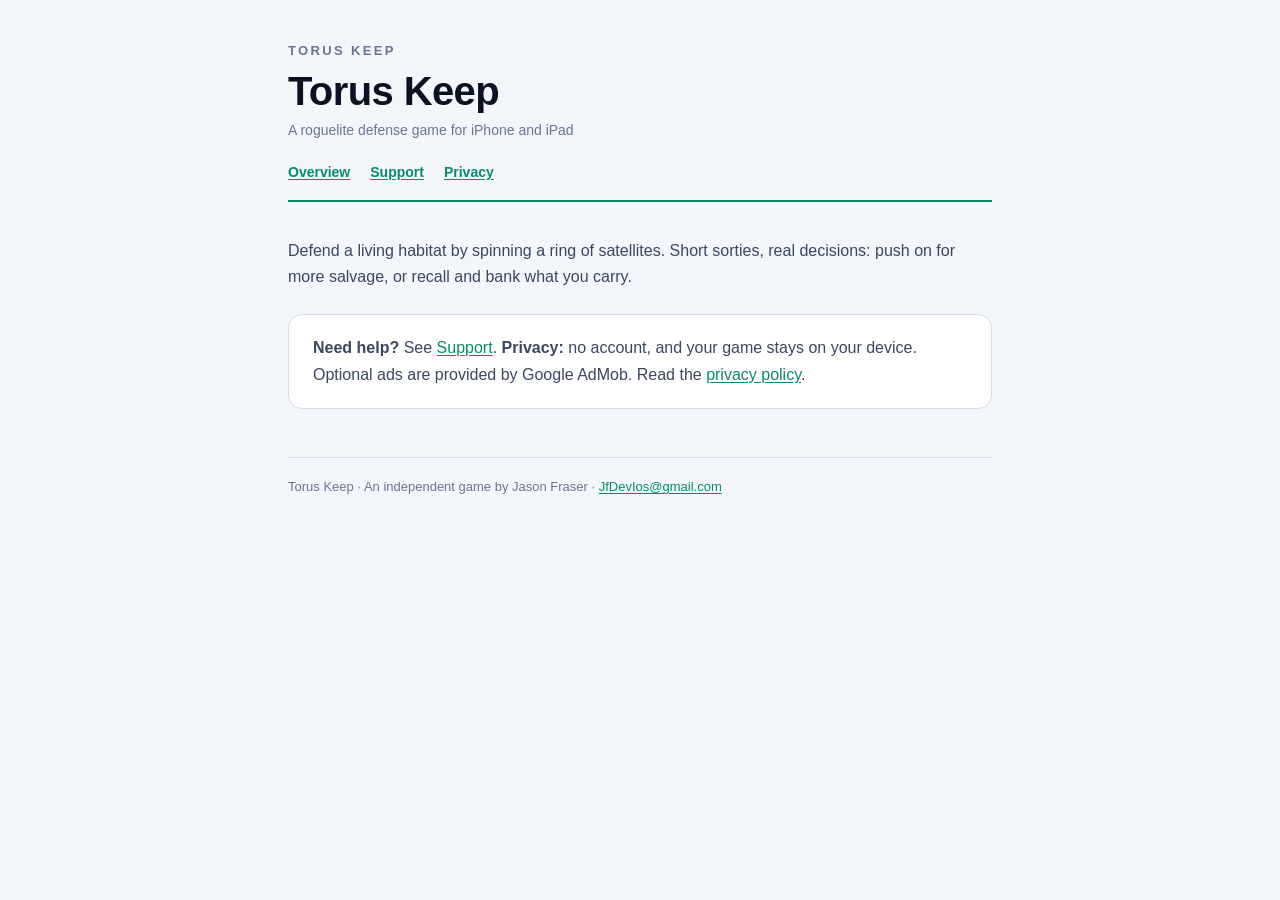
<file: index.html>
<!doctype html>
<html lang="en"><head><meta charset="utf-8">
<meta name="viewport" content="width=device-width,initial-scale=1">
<title>Torus Keep</title>
<meta name="description" content="Torus Keep, a roguelite defense game for iPhone and iPad: privacy policy and support.">
<link rel="stylesheet" href="./style.css"></head>
<body><div class="wrap">
<header>
  <p class="brand">Torus Keep</p>
  <h1>Torus Keep</h1>
  <p class="meta">A roguelite defense game for iPhone and iPad</p>
  <nav><a href="./">Overview</a><a href="./support.html">Support</a><a href="./privacy.html">Privacy</a></nav>
</header>
<p>Defend a living habitat by spinning a ring of satellites. Short sorties, real decisions: push on for more salvage, or recall and bank what you carry.</p>
<div class="card">
  <p><strong>Need help?</strong> See <a href="./support.html">Support</a>. <strong>Privacy:</strong> no account, and your game stays on your device. Optional ads are provided by Google AdMob. Read the <a href="./privacy.html">privacy policy</a>.</p>
</div>
<footer>Torus Keep · An independent game by Jason Fraser · <a href="mailto:JfDevIos@gmail.com">JfDevIos@gmail.com</a></footer>
</div></body></html>
</file>
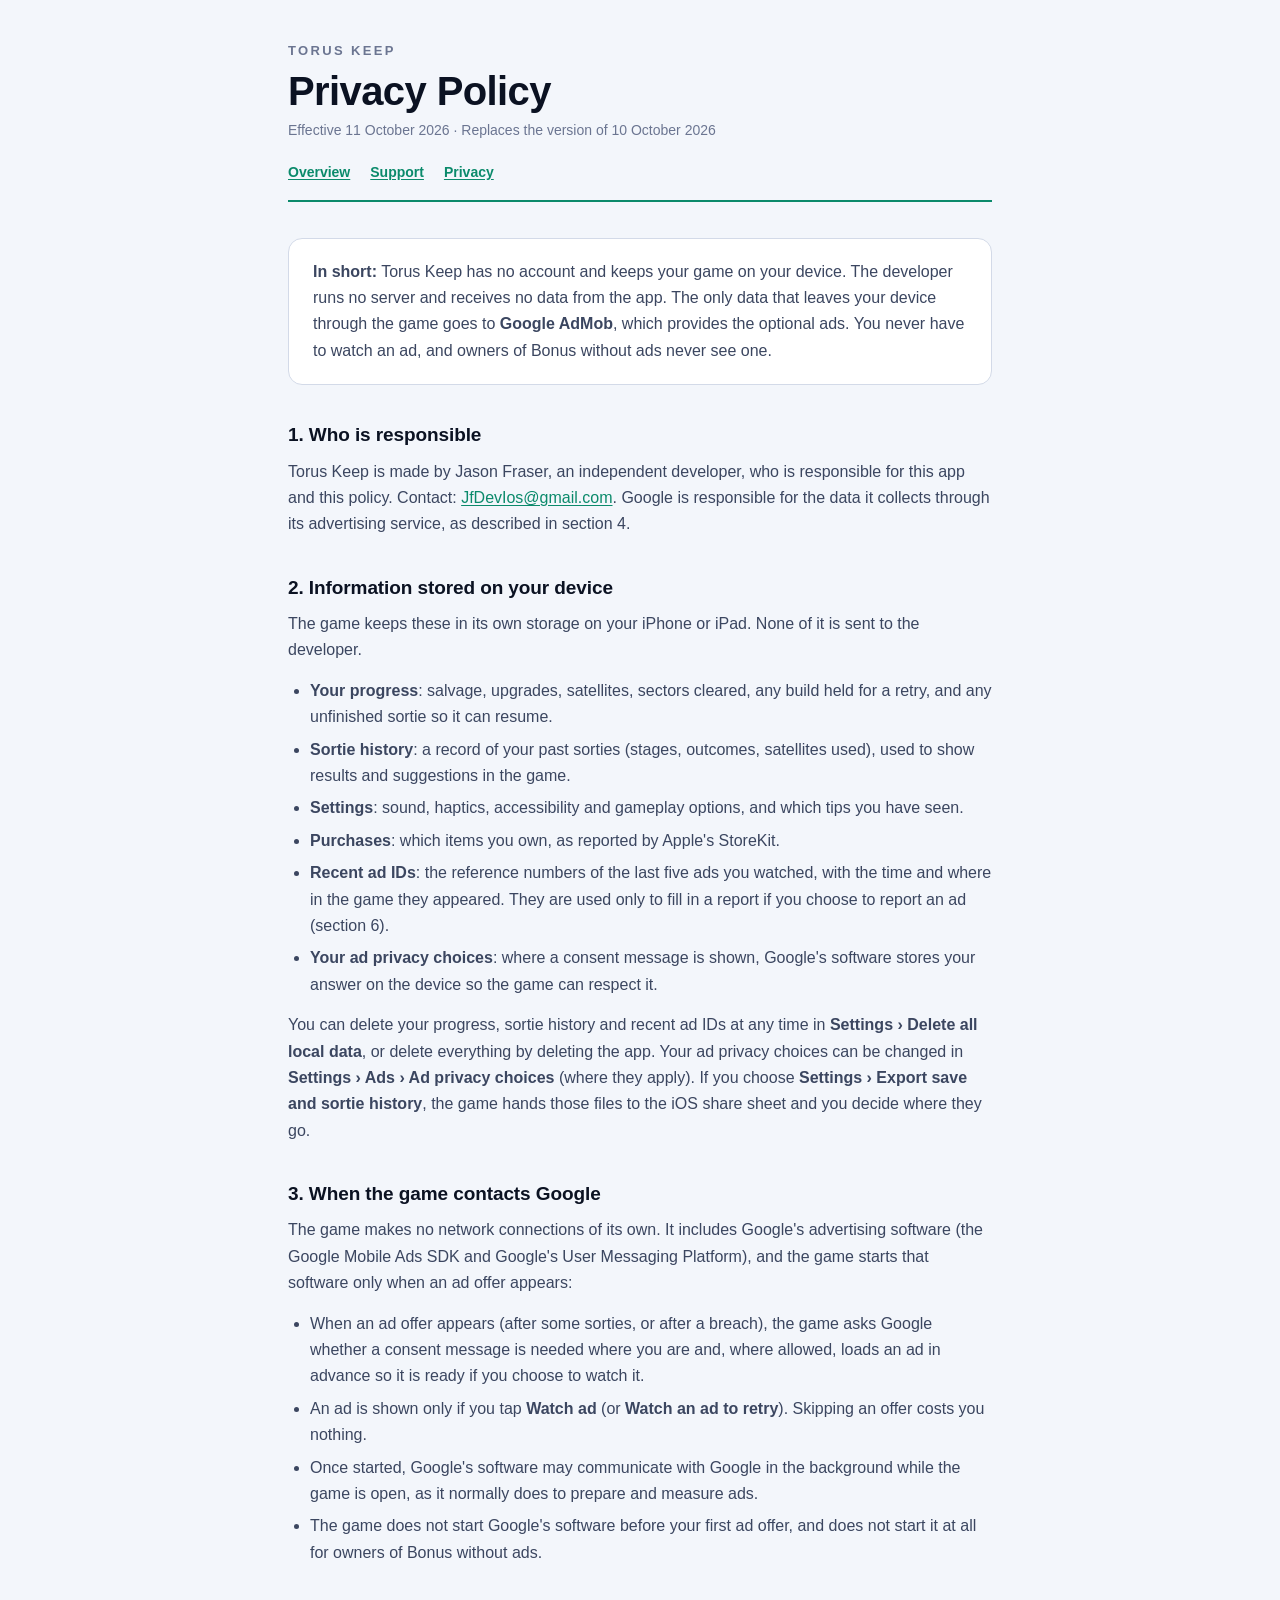
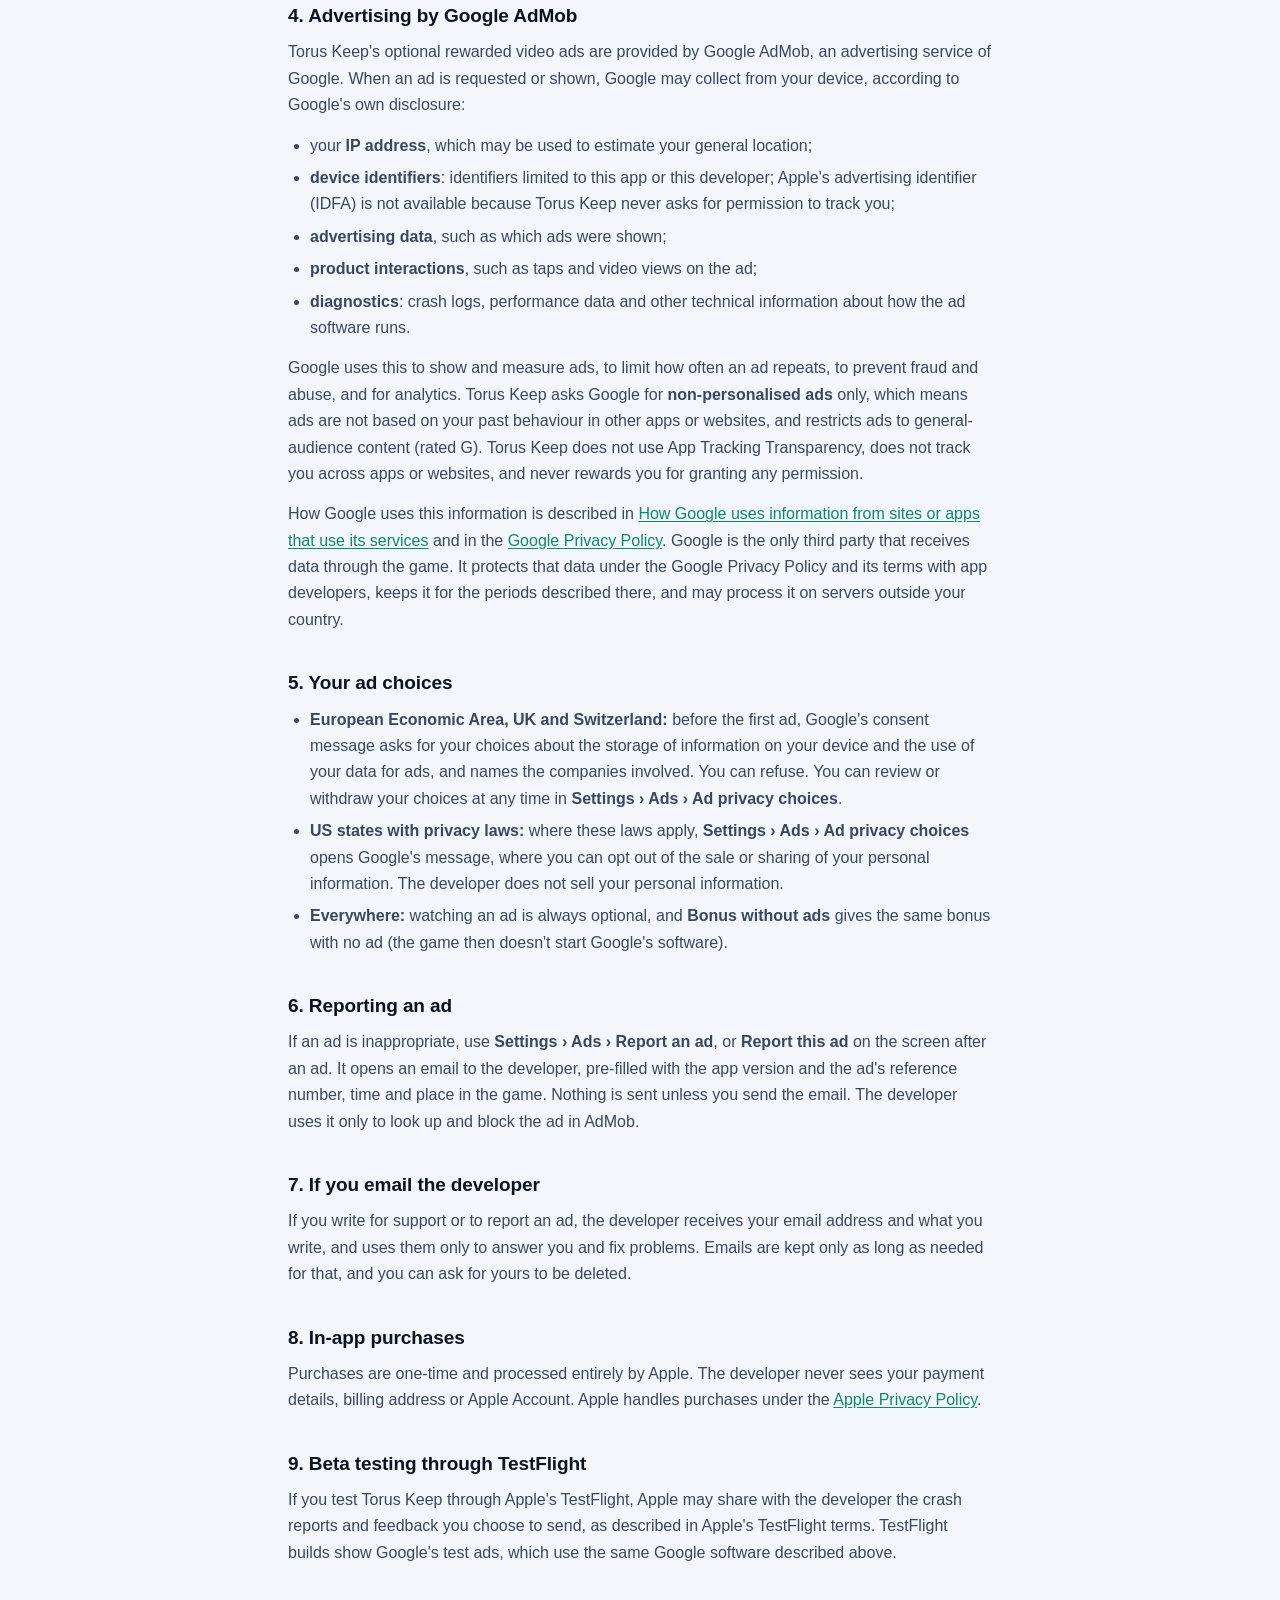
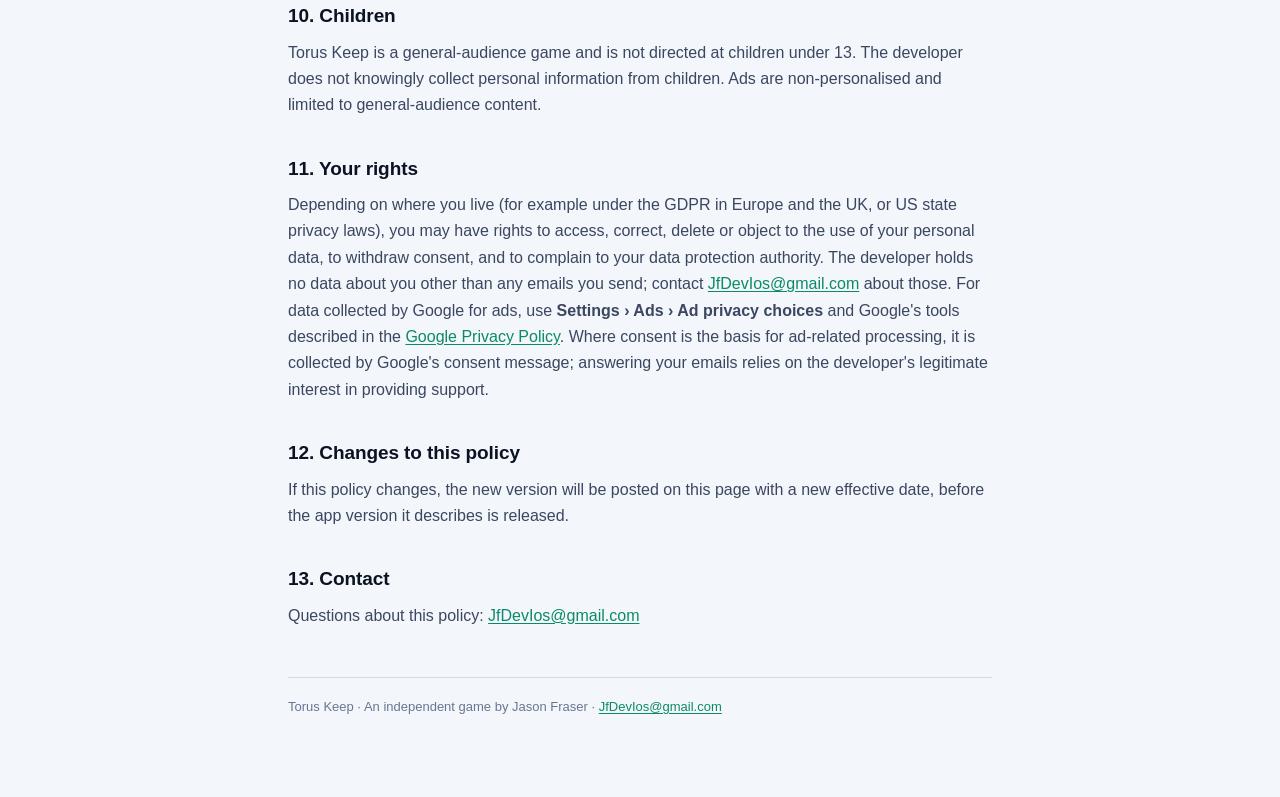
<file: privacy.html>
<!doctype html>
<html lang="en"><head><meta charset="utf-8">
<meta name="viewport" content="width=device-width,initial-scale=1">
<title>Privacy Policy — Torus Keep</title>
<meta name="description" content="Privacy policy for Torus Keep: no account, your game stays on your device, and optional ads are provided by Google AdMob.">
<link rel="stylesheet" href="./style.css"></head>
<body><div class="wrap">
<header>
  <p class="brand">Torus Keep</p>
  <h1>Privacy Policy</h1>
  <p class="meta">Effective 11 October 2026 · Replaces the version of 10 October 2026</p>
  <nav><a href="./">Overview</a><a href="./support.html">Support</a><a href="./privacy.html">Privacy</a></nav>
</header>

<div class="card">
  <p><strong>In short:</strong> Torus Keep has no account and keeps your game on your device. The developer runs no server and receives no data from the app. The only data that leaves your device through the game goes to <strong>Google AdMob</strong>, which provides the optional ads. You never have to watch an ad, and owners of Bonus without ads never see one.</p>
</div>

<h2>1. Who is responsible</h2>
<p>Torus Keep is made by Jason Fraser, an independent developer, who is responsible for this app and this policy. Contact: <a href="mailto:JfDevIos@gmail.com">JfDevIos@gmail.com</a>. Google is responsible for the data it collects through its advertising service, as described in section 4.</p>

<h2>2. Information stored on your device</h2>
<p>The game keeps these in its own storage on your iPhone or iPad. None of it is sent to the developer.</p>
<ul>
  <li><strong>Your progress</strong>: salvage, upgrades, satellites, sectors cleared, any build held for a retry, and any unfinished sortie so it can resume.</li>
  <li><strong>Sortie history</strong>: a record of your past sorties (stages, outcomes, satellites used), used to show results and suggestions in the game.</li>
  <li><strong>Settings</strong>: sound, haptics, accessibility and gameplay options, and which tips you have seen.</li>
  <li><strong>Purchases</strong>: which items you own, as reported by Apple's StoreKit.</li>
  <li><strong>Recent ad IDs</strong>: the reference numbers of the last five ads you watched, with the time and where in the game they appeared. They are used only to fill in a report if you choose to report an ad (section 6).</li>
  <li><strong>Your ad privacy choices</strong>: where a consent message is shown, Google's software stores your answer on the device so the game can respect it.</li>
</ul>
<p>You can delete your progress, sortie history and recent ad IDs at any time in <strong>Settings › Delete all local data</strong>, or delete everything by deleting the app. Your ad privacy choices can be changed in <strong>Settings › Ads › Ad privacy choices</strong> (where they apply). If you choose <strong>Settings › Export save and sortie history</strong>, the game hands those files to the iOS share sheet and you decide where they go.</p>

<h2>3. When the game contacts Google</h2>
<p>The game makes no network connections of its own. It includes Google's advertising software (the Google Mobile Ads SDK and Google's User Messaging Platform), and the game starts that software only when an ad offer appears:</p>
<ul>
  <li>When an ad offer appears (after some sorties, or after a breach), the game asks Google whether a consent message is needed where you are and, where allowed, loads an ad in advance so it is ready if you choose to watch it.</li>
  <li>An ad is shown only if you tap <strong>Watch ad</strong> (or <strong>Watch an ad to retry</strong>). Skipping an offer costs you nothing.</li>
  <li>Once started, Google's software may communicate with Google in the background while the game is open, as it normally does to prepare and measure ads.</li>
  <li>The game does not start Google's software before your first ad offer, and does not start it at all for owners of Bonus without ads.</li>
</ul>

<h2>4. Advertising by Google AdMob</h2>
<p>Torus Keep's optional rewarded video ads are provided by Google AdMob, an advertising service of Google. When an ad is requested or shown, Google may collect from your device, according to Google's own disclosure:</p>
<ul>
  <li>your <strong>IP address</strong>, which may be used to estimate your general location;</li>
  <li><strong>device identifiers</strong>: identifiers limited to this app or this developer; Apple's advertising identifier (IDFA) is not available because Torus Keep never asks for permission to track you;</li>
  <li><strong>advertising data</strong>, such as which ads were shown;</li>
  <li><strong>product interactions</strong>, such as taps and video views on the ad;</li>
  <li><strong>diagnostics</strong>: crash logs, performance data and other technical information about how the ad software runs.</li>
</ul>
<p>Google uses this to show and measure ads, to limit how often an ad repeats, to prevent fraud and abuse, and for analytics. Torus Keep asks Google for <strong>non-personalised ads</strong> only, which means ads are not based on your past behaviour in other apps or websites, and restricts ads to general-audience content (rated G). Torus Keep does not use App Tracking Transparency, does not track you across apps or websites, and never rewards you for granting any permission.</p>
<p>How Google uses this information is described in <a href="https://policies.google.com/technologies/partner-sites">How Google uses information from sites or apps that use its services</a> and in the <a href="https://policies.google.com/privacy">Google Privacy Policy</a>. Google is the only third party that receives data through the game. It protects that data under the Google Privacy Policy and its terms with app developers, keeps it for the periods described there, and may process it on servers outside your country.</p>

<h2>5. Your ad choices</h2>
<ul>
  <li><strong>European Economic Area, UK and Switzerland:</strong> before the first ad, Google's consent message asks for your choices about the storage of information on your device and the use of your data for ads, and names the companies involved. You can refuse. You can review or withdraw your choices at any time in <strong>Settings › Ads › Ad privacy choices</strong>.</li>
  <li><strong>US states with privacy laws:</strong> where these laws apply, <strong>Settings › Ads › Ad privacy choices</strong> opens Google's message, where you can opt out of the sale or sharing of your personal information. The developer does not sell your personal information.</li>
  <li><strong>Everywhere:</strong> watching an ad is always optional, and <strong>Bonus without ads</strong> gives the same bonus with no ad (the game then doesn't start Google's software).</li>
</ul>

<h2>6. Reporting an ad</h2>
<p>If an ad is inappropriate, use <strong>Settings › Ads › Report an ad</strong>, or <strong>Report this ad</strong> on the screen after an ad. It opens an email to the developer, pre-filled with the app version and the ad's reference number, time and place in the game. Nothing is sent unless you send the email. The developer uses it only to look up and block the ad in AdMob.</p>

<h2>7. If you email the developer</h2>
<p>If you write for support or to report an ad, the developer receives your email address and what you write, and uses them only to answer you and fix problems. Emails are kept only as long as needed for that, and you can ask for yours to be deleted.</p>

<h2>8. In-app purchases</h2>
<p>Purchases are one-time and processed entirely by Apple. The developer never sees your payment details, billing address or Apple Account. Apple handles purchases under the <a href="https://www.apple.com/legal/privacy/">Apple Privacy Policy</a>.</p>

<h2>9. Beta testing through TestFlight</h2>
<p>If you test Torus Keep through Apple's TestFlight, Apple may share with the developer the crash reports and feedback you choose to send, as described in Apple's TestFlight terms. TestFlight builds show Google's test ads, which use the same Google software described above.</p>

<h2>10. Children</h2>
<p>Torus Keep is a general-audience game and is not directed at children under 13. The developer does not knowingly collect personal information from children. Ads are non-personalised and limited to general-audience content.</p>

<h2>11. Your rights</h2>
<p>Depending on where you live (for example under the GDPR in Europe and the UK, or US state privacy laws), you may have rights to access, correct, delete or object to the use of your personal data, to withdraw consent, and to complain to your data protection authority. The developer holds no data about you other than any emails you send; contact <a href="mailto:JfDevIos@gmail.com">JfDevIos@gmail.com</a> about those. For data collected by Google for ads, use <strong>Settings › Ads › Ad privacy choices</strong> and Google's tools described in the <a href="https://policies.google.com/privacy">Google Privacy Policy</a>. Where consent is the basis for ad-related processing, it is collected by Google's consent message; answering your emails relies on the developer's legitimate interest in providing support.</p>

<h2>12. Changes to this policy</h2>
<p>If this policy changes, the new version will be posted on this page with a new effective date, before the app version it describes is released.</p>

<h2>13. Contact</h2>
<p>Questions about this policy: <a href="mailto:JfDevIos@gmail.com">JfDevIos@gmail.com</a></p>
<footer>Torus Keep · An independent game by Jason Fraser · <a href="mailto:JfDevIos@gmail.com">JfDevIos@gmail.com</a></footer>
</div></body></html>
</file>
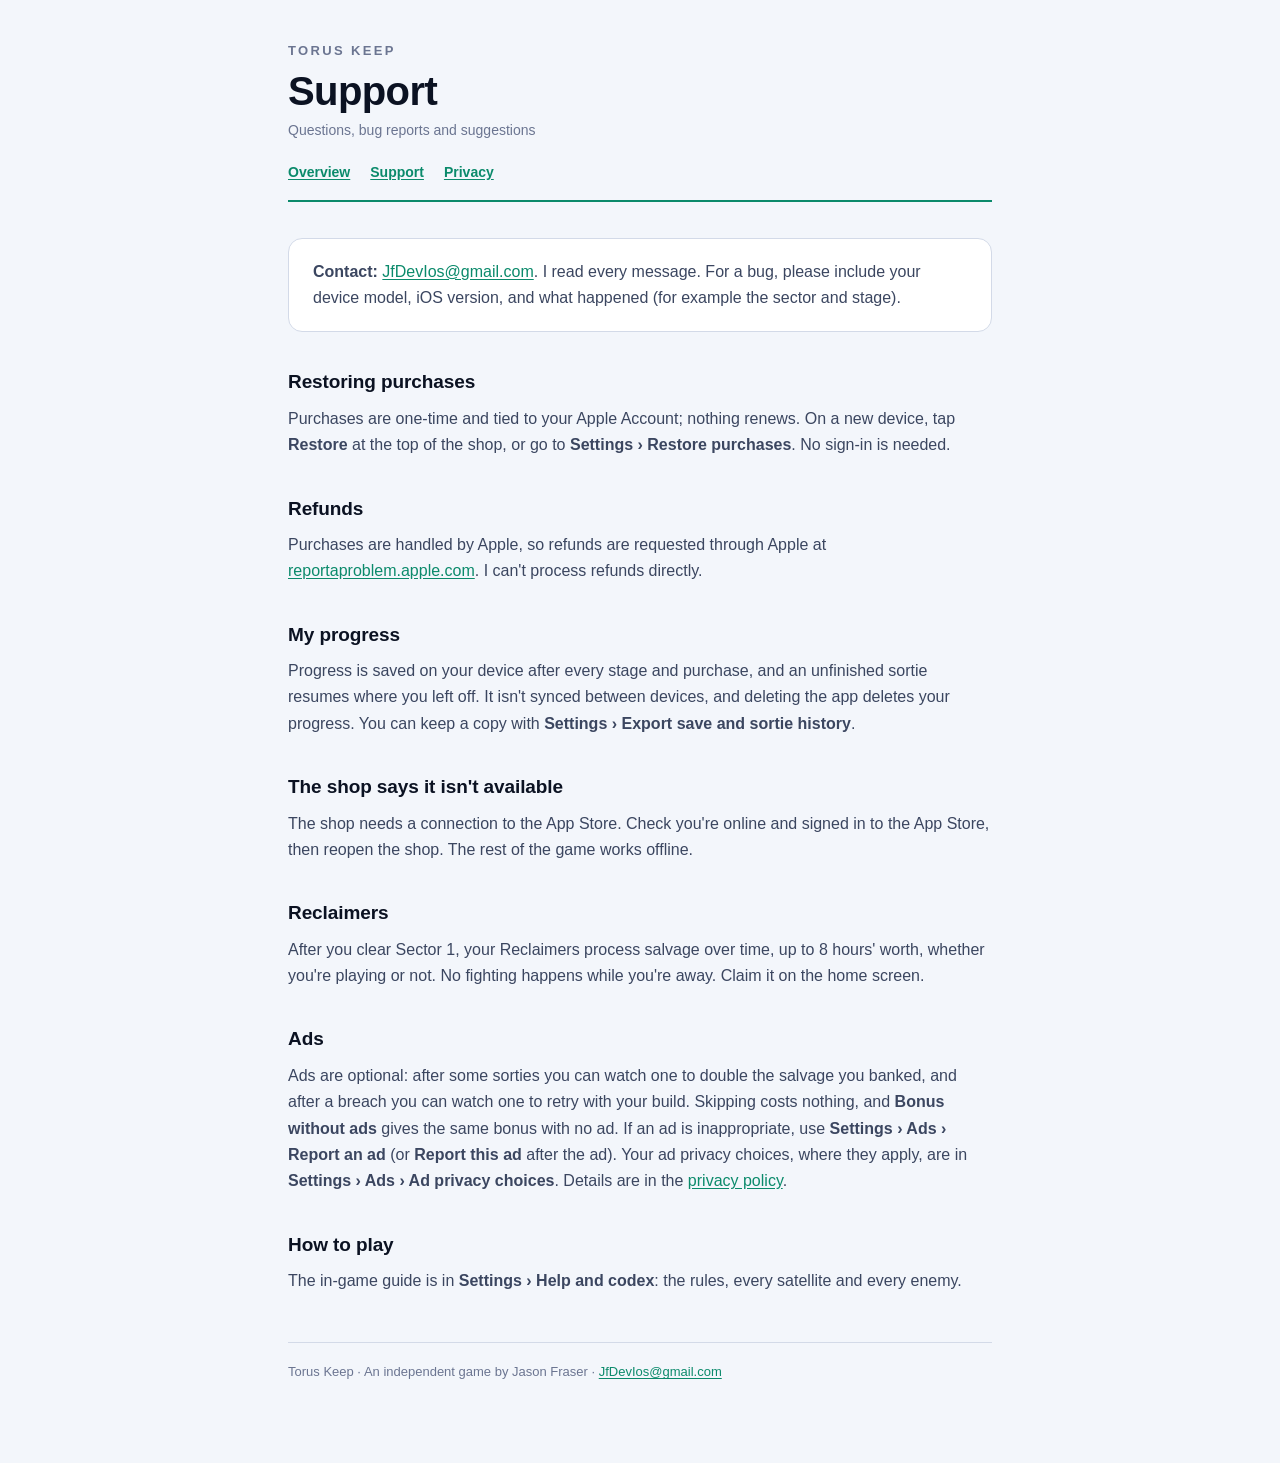
<file: support.html>
<!doctype html>
<html lang="en"><head><meta charset="utf-8">
<meta name="viewport" content="width=device-width,initial-scale=1">
<title>Support — Torus Keep</title>
<meta name="description" content="Support for Torus Keep: contact, purchases, progress and common questions.">
<link rel="stylesheet" href="./style.css"></head>
<body><div class="wrap">
<header>
  <p class="brand">Torus Keep</p>
  <h1>Support</h1>
  <p class="meta">Questions, bug reports and suggestions</p>
  <nav><a href="./">Overview</a><a href="./support.html">Support</a><a href="./privacy.html">Privacy</a></nav>
</header>

<div class="card">
  <p><strong>Contact:</strong> <a href="mailto:JfDevIos@gmail.com">JfDevIos@gmail.com</a>. I read every message. For a bug, please include your device model, iOS version, and what happened (for example the sector and stage).</p>
</div>

<h2>Restoring purchases</h2>
<p>Purchases are one-time and tied to your Apple Account; nothing renews. On a new device, tap <strong>Restore</strong> at the top of the shop, or go to <strong>Settings › Restore purchases</strong>. No sign-in is needed.</p>

<h2>Refunds</h2>
<p>Purchases are handled by Apple, so refunds are requested through Apple at <a href="https://reportaproblem.apple.com">reportaproblem.apple.com</a>. I can't process refunds directly.</p>

<h2>My progress</h2>
<p>Progress is saved on your device after every stage and purchase, and an unfinished sortie resumes where you left off. It isn't synced between devices, and deleting the app deletes your progress. You can keep a copy with <strong>Settings › Export save and sortie history</strong>.</p>

<h2>The shop says it isn't available</h2>
<p>The shop needs a connection to the App Store. Check you're online and signed in to the App Store, then reopen the shop. The rest of the game works offline.</p>

<h2>Reclaimers</h2>
<p>After you clear Sector 1, your Reclaimers process salvage over time, up to 8 hours' worth, whether you're playing or not. No fighting happens while you're away. Claim it on the home screen.</p>

<h2>Ads</h2>
<p>Ads are optional: after some sorties you can watch one to double the salvage you banked, and after a breach you can watch one to retry with your build. Skipping costs nothing, and <strong>Bonus without ads</strong> gives the same bonus with no ad. If an ad is inappropriate, use <strong>Settings › Ads › Report an ad</strong> (or <strong>Report this ad</strong> after the ad). Your ad privacy choices, where they apply, are in <strong>Settings › Ads › Ad privacy choices</strong>. Details are in the <a href="./privacy.html">privacy policy</a>.</p>

<h2>How to play</h2>
<p>The in-game guide is in <strong>Settings › Help and codex</strong>: the rules, every satellite and every enemy.</p>
<footer>Torus Keep · An independent game by Jason Fraser · <a href="mailto:JfDevIos@gmail.com">JfDevIos@gmail.com</a></footer>
</div></body></html>
</file>
<file: style.css>
:root{
  --paper:#F3F6FB; --panel:#FFFFFF; --rule:#D3DAE8;
  --ink:#0B1222; --ink-2:#3B4660; --ink-3:#6B7591; --accent:#0B8A6B;
  color-scheme:light;
}
@media (prefers-color-scheme:dark){
  :root{
    --paper:#070B16; --panel:#0F1728; --rule:#22304D;
    --ink:#EAF0FF; --ink-2:#AEB8D3; --ink-3:#7C87A6; --accent:#3FE0B0;
    color-scheme:dark;
  }
}
*{box-sizing:border-box}
body{
  background:var(--paper); color:var(--ink);
  font:16px/1.65 -apple-system,BlinkMacSystemFont,"Segoe UI",Helvetica,Arial,sans-serif;
  margin:0; padding:0 20px 80px; -webkit-font-smoothing:antialiased;
}
.wrap{max-width:44rem;margin:0 auto}
header{border-bottom:2px solid var(--accent);padding:40px 0 16px;margin-bottom:36px}
.brand{font-size:13px;font-weight:700;letter-spacing:.18em;text-transform:uppercase;color:var(--ink-3);margin:0}
h1{font-size:clamp(28px,5vw,40px);line-height:1.1;margin:8px 0 0;letter-spacing:-.015em}
h2{font-size:19px;margin:34px 0 8px;letter-spacing:-.005em}
p,li{color:var(--ink-2)}
p{margin:0 0 14px}
ul{padding-left:22px;margin:0 0 14px}
li{margin-bottom:6px}
a{color:var(--accent);text-underline-offset:2px}
.meta{font-size:14px;color:var(--ink-3);margin:6px 0 0}
nav{display:flex;gap:20px;margin-top:18px;font-size:14px;font-weight:600}
.card{background:var(--panel);border:1px solid var(--rule);border-radius:14px;padding:20px 24px;margin:24px 0}
.card p:last-child{margin-bottom:0}
footer{border-top:1px solid var(--rule);margin-top:48px;padding-top:18px;font-size:13px;color:var(--ink-3)}
</file>
